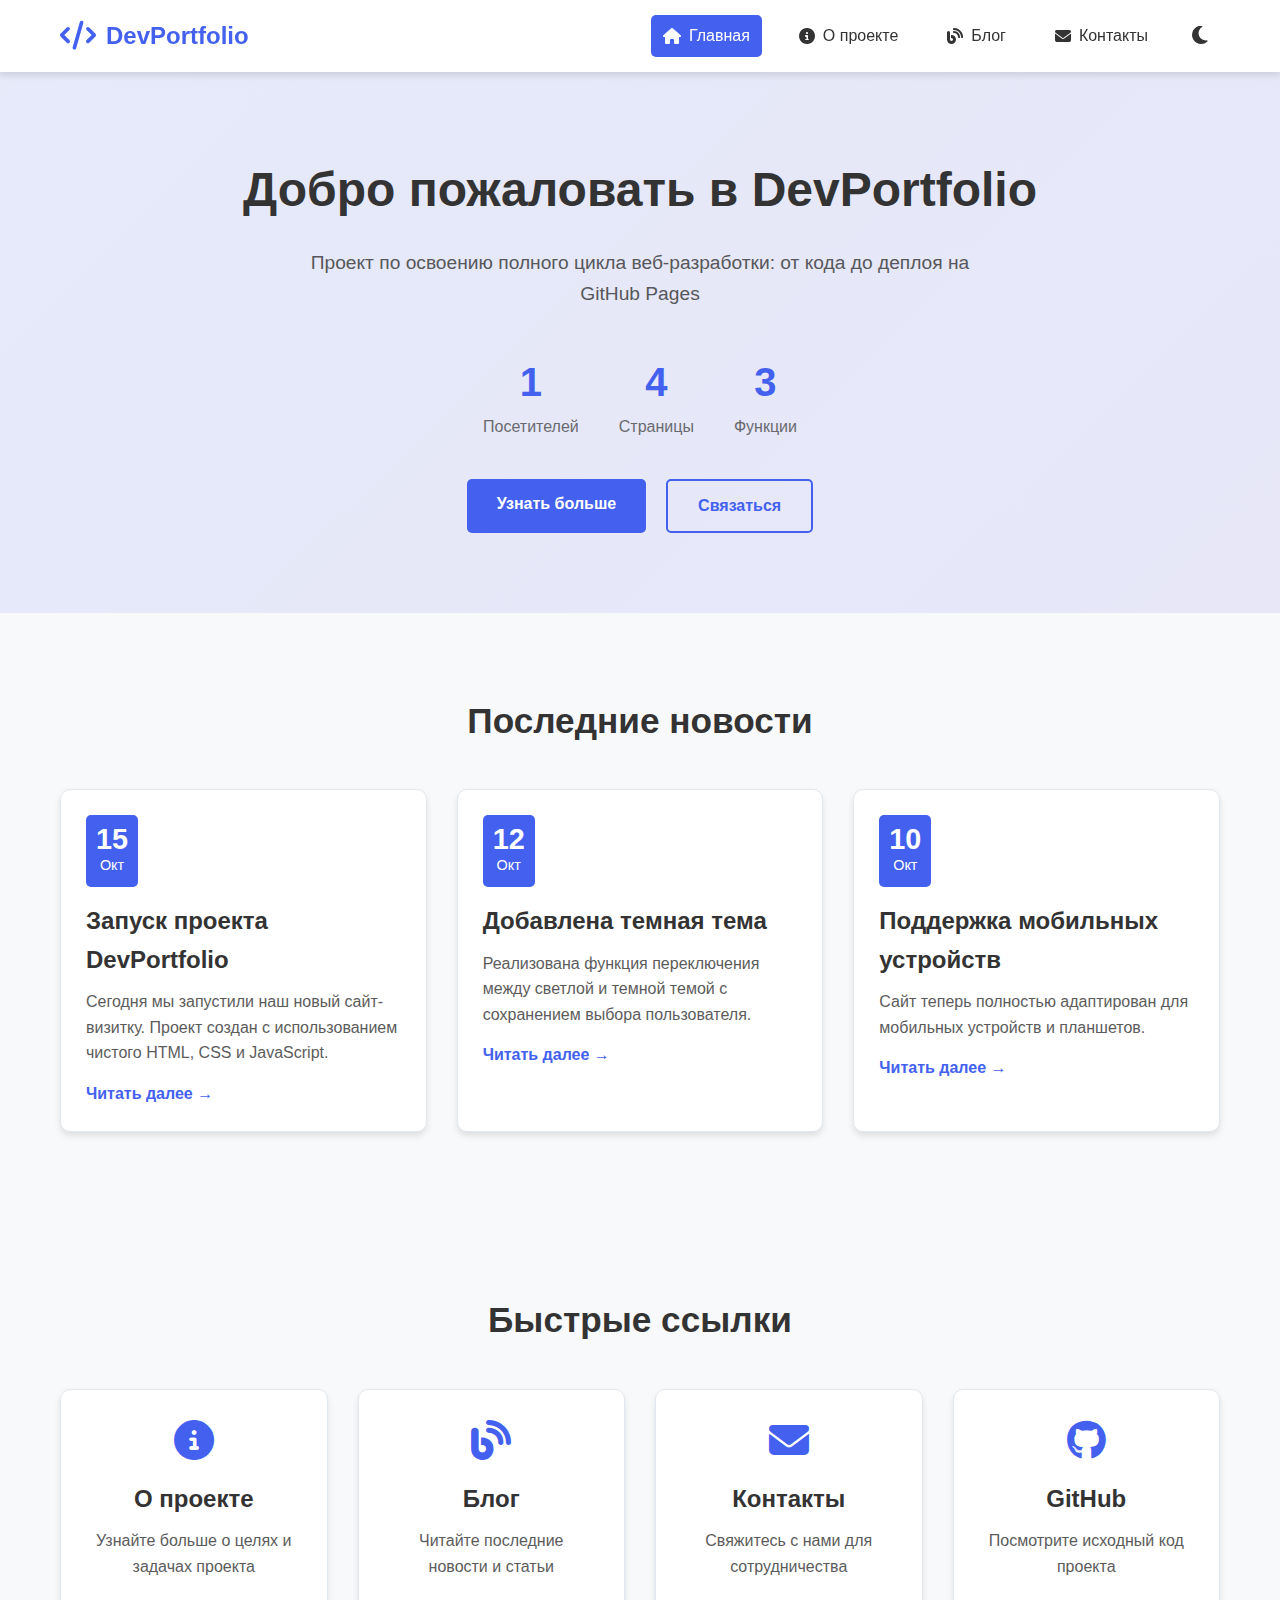
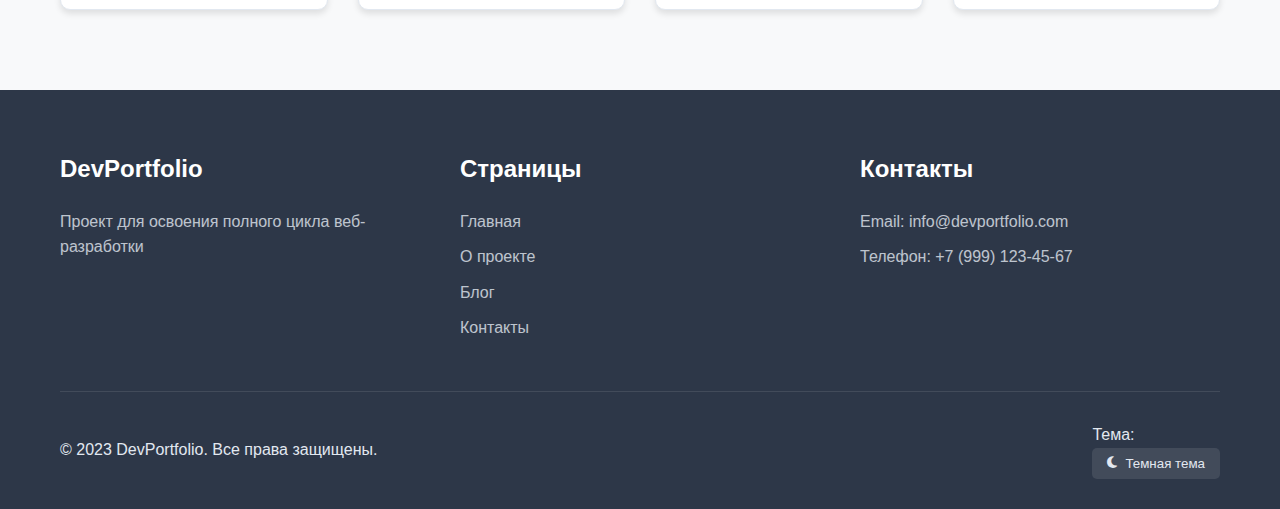
<file: index.html>
<!DOCTYPE html>
<html lang="ru">
<head>
    <meta charset="UTF-8">
    <meta name="viewport" content="width=device-width, initial-scale=1.0">
    <title>DevPortfolio - Главная</title>
    <link rel="stylesheet" href="css/style.css">
    <link rel="stylesheet" href="https://cdnjs.cloudflare.com/ajax/libs/font-awesome/6.4.0/css/all.min.css">
    <link rel="icon" href="img/favicon.ico" type="image/x-icon">
</head>
<body>
    <!-- Навигация -->
    <header class="header">
        <div class="container">
            <div class="header-content">
                <div class="logo">
                    <i class="fas fa-code"></i>
                    <span>DevPortfolio</span>
                </div>
                <nav class="nav">
                    <ul class="nav-list">
                        <li><a href="index.html" class="active"><i class="fas fa-home"></i> Главная</a></li>
                        <li><a href="about.html"><i class="fas fa-info-circle"></i> О проекте</a></li>
                        <li><a href="blog.html"><i class="fas fa-blog"></i> Блог</a></li>
                        <li><a href="contact.html"><i class="fas fa-envelope"></i> Контакты</a></li>
                    </ul>
                    <div class="theme-toggle">
                        <button id="themeToggle">
                            <i class="fas fa-moon"></i>
                        </button>
                    </div>
                    <button class="menu-toggle" id="menuToggle">
                        <i class="fas fa-bars"></i>
                    </button>
                </nav>
            </div>
        </div>
    </header>

    <!-- Hero секция -->
    <section class="hero">
        <div class="container">
            <div class="hero-content">
                <h1>Добро пожаловать в DevPortfolio</h1>
                <p>Проект по освоению полного цикла веб-разработки: от кода до деплоя на GitHub Pages</p>
                <div class="hero-stats">
                    <div class="stat-item">
                        <span class="stat-number" id="visitorCount">0</span>
                        <span class="stat-label">Посетителей</span>
                    </div>
                    <div class="stat-item">
                        <span class="stat-number">4</span>
                        <span class="stat-label">Страницы</span>
                    </div>
                    <div class="stat-item">
                        <span class="stat-number">3</span>
                        <span class="stat-label">Функции</span>
                    </div>
                </div>
                <div class="hero-buttons">
                    <a href="about.html" class="btn btn-primary">Узнать больше</a>
                    <a href="contact.html" class="btn btn-secondary">Связаться</a>
                </div>
            </div>
        </div>
    </section>

    <!-- Последние новости -->
    <section class="news">
        <div class="container">
            <h2>Последние новости</h2>
            <div class="news-grid">
                <article class="news-card">
                    <div class="news-date">
                        <span class="day">15</span>
                        <span class="month">Окт</span>
                    </div>
                    <h3>Запуск проекта DevPortfolio</h3>
                    <p>Сегодня мы запустили наш новый сайт-визитку. Проект создан с использованием чистого HTML, CSS и JavaScript.</p>
                    <a href="blog.html#post1" class="news-link">Читать далее →</a>
                </article>
                <article class="news-card">
                    <div class="news-date">
                        <span class="day">12</span>
                        <span class="month">Окт</span>
                    </div>
                    <h3>Добавлена темная тема</h3>
                    <p>Реализована функция переключения между светлой и темной темой с сохранением выбора пользователя.</p>
                    <a href="blog.html#post2" class="news-link">Читать далее →</a>
                </article>
                <article class="news-card">
                    <div class="news-date">
                        <span class="day">10</span>
                        <span class="month">Окт</span>
                    </div>
                    <h3>Поддержка мобильных устройств</h3>
                    <p>Сайт теперь полностью адаптирован для мобильных устройств и планшетов.</p>
                    <a href="blog.html#post3" class="news-link">Читать далее →</a>
                </article>
            </div>
        </div>
    </section>

    <!-- Быстрые ссылки -->
    <section class="quick-links">
        <div class="container">
            <h2>Быстрые ссылки</h2>
            <div class="links-grid">
                <a href="about.html" class="link-card">
                    <i class="fas fa-info-circle"></i>
                    <h3>О проекте</h3>
                    <p>Узнайте больше о целях и задачах проекта</p>
                </a>
                <a href="blog.html" class="link-card">
                    <i class="fas fa-blog"></i>
                    <h3>Блог</h3>
                    <p>Читайте последние новости и статьи</p>
                </a>
                <a href="contact.html" class="link-card">
                    <i class="fas fa-envelope"></i>
                    <h3>Контакты</h3>
                    <p>Свяжитесь с нами для сотрудничества</p>
                </a>
                <a href="https://github.com" target="_blank" class="link-card">
                    <i class="fab fa-github"></i>
                    <h3>GitHub</h3>
                    <p>Посмотрите исходный код проекта</p>
                </a>
            </div>
        </div>
    </section>

    <!-- Footer -->
    <footer class="footer">
        <div class="container">
            <div class="footer-content">
                <div class="footer-section">
                    <h3>DevPortfolio</h3>
                    <p>Проект для освоения полного цикла веб-разработки</p>
                </div>
                <div class="footer-section">
                    <h3>Страницы</h3>
                    <ul>
                        <li><a href="index.html">Главная</a></li>
                        <li><a href="about.html">О проекте</a></li>
                        <li><a href="blog.html">Блог</a></li>
                        <li><a href="contact.html">Контакты</a></li>
                    </ul>
                </div>
                <div class="footer-section">
                    <h3>Контакты</h3>
                    <p>Email: info@devportfolio.com</p>
                    <p>Телефон: +7 (999) 123-45-67</p>
                </div>
            </div>
            <div class="footer-bottom">
                <p>&copy; 2023 DevPortfolio. Все права защищены.</p>
                <div class="footer-theme-toggle">
                    <span>Тема: </span>
                    <button id="footerThemeToggle">
                        <i class="fas fa-moon"></i> Сменить тему
                    </button>
                </div>
            </div>
        </div>
    </footer>

    <script src="js/script.js"></script>
</body>
</html>
</file>
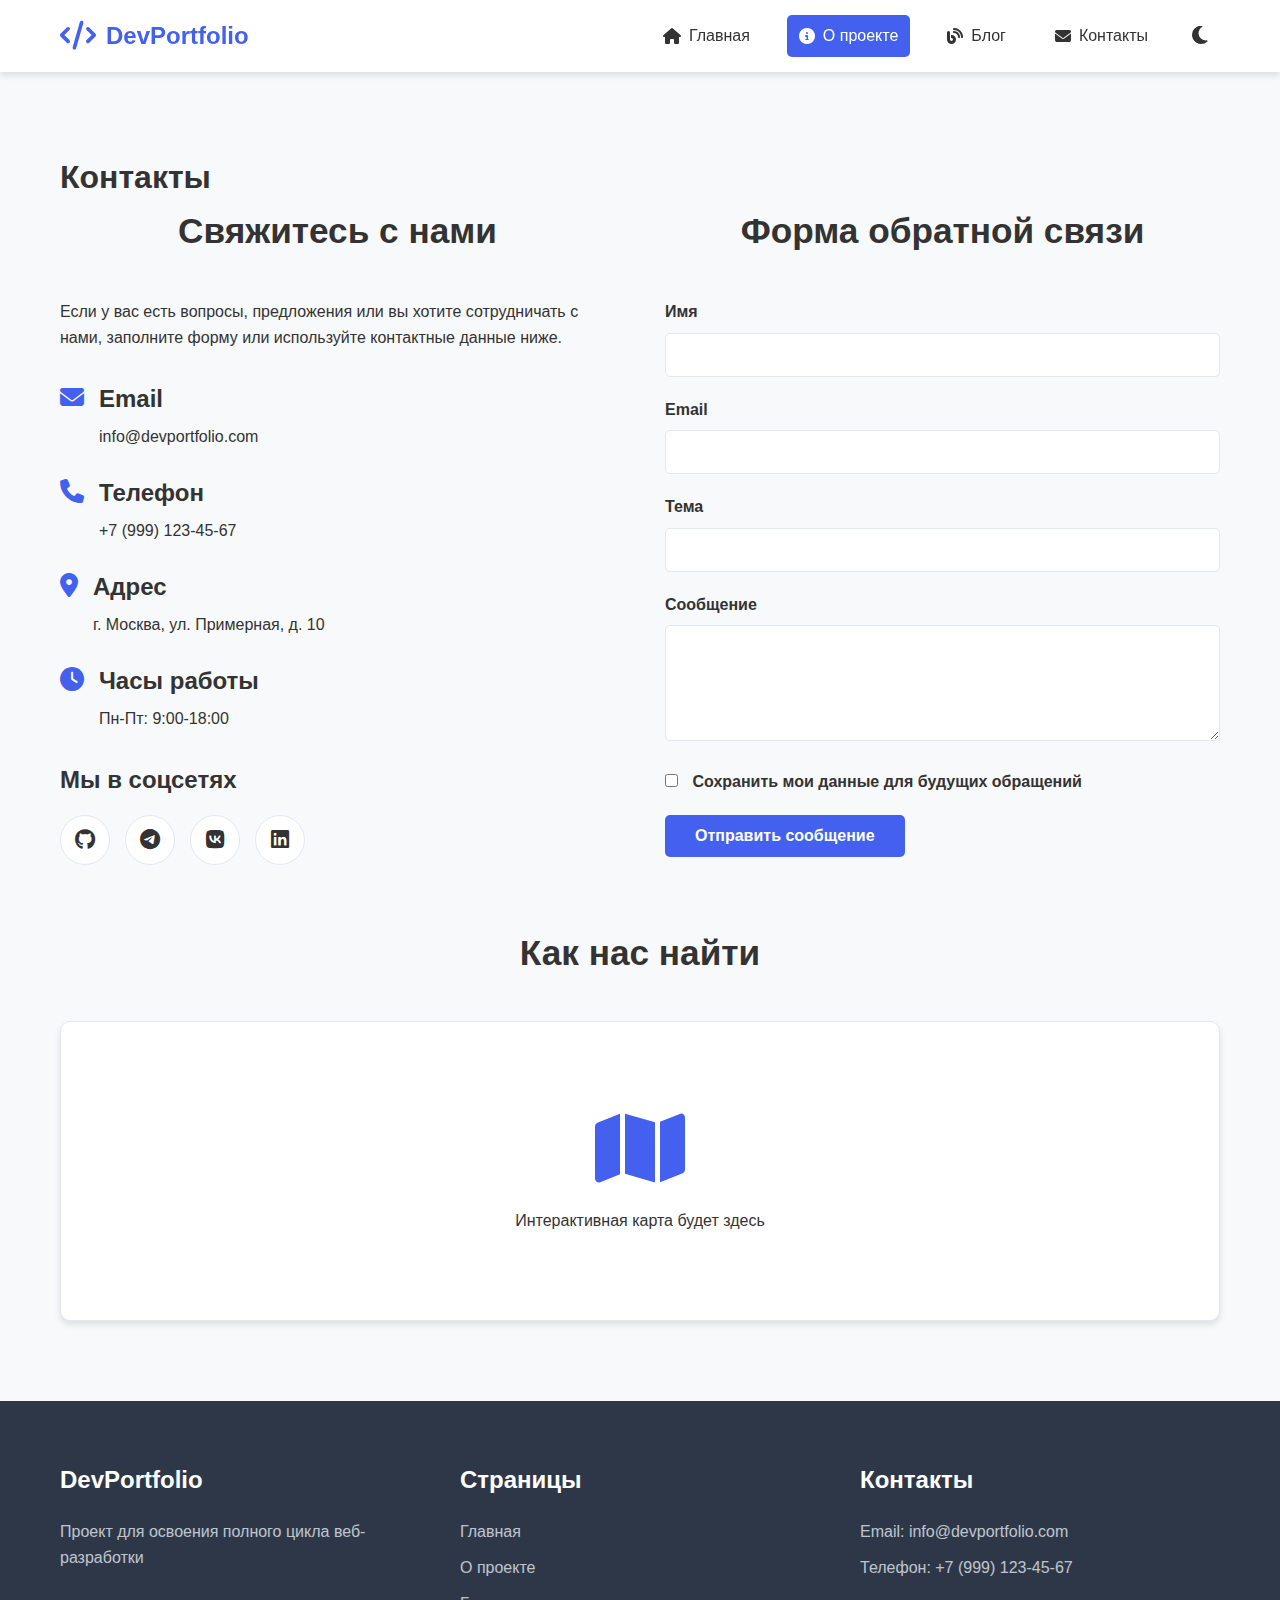
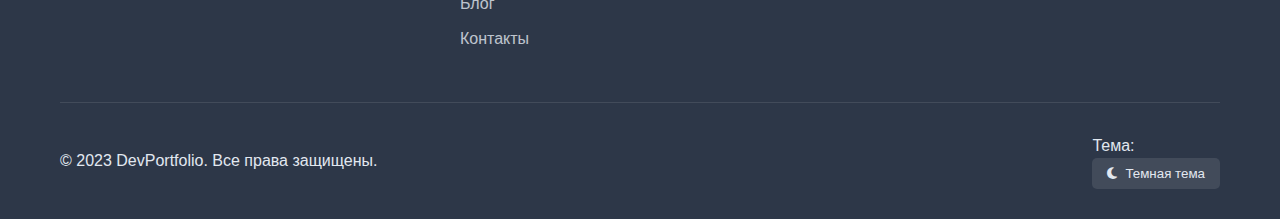
<file: about.html>
<!DOCTYPE html>
<html lang="ru">
<head>
    <meta charset="UTF-8">
    <meta name="viewport" content="width=device-width, initial-scale=1.0">
    <title>DevPortfolio - Контакты</title>
    <link rel="stylesheet" href="css/style.css">
    <link rel="stylesheet" href="https://cdnjs.cloudflare.com/ajax/libs/font-awesome/6.4.0/css/all.min.css">
    <link rel="icon" href="img/favicon.ico" type="image/x-icon">
</head>
<body>
    <!-- Навигация -->
    <header class="header">
        <div class="container">
            <div class="header-content">
                <div class="logo">
                    <i class="fas fa-code"></i>
                    <span>DevPortfolio</span>
                </div>
                <nav class="nav">
                    <ul class="nav-list">
                        <li><a href="index.html"><i class="fas fa-home"></i> Главная</a></li>
                        <li><a href="about.html"><i class="fas fa-info-circle"></i> О проекте</a></li>
                        <li><a href="blog.html"><i class="fas fa-blog"></i> Блог</a></li>
                        <li><a href="contact.html" class="active"><i class="fas fa-envelope"></i> Контакты</a></li>
                    </ul>
                    <div class="theme-toggle">
                        <button id="themeToggle">
                            <i class="fas fa-moon"></i>
                        </button>
                    </div>
                    <button class="menu-toggle" id="menuToggle">
                        <i class="fas fa-bars"></i>
                    </button>
                </nav>
            </div>
        </div>
    </header>

    <!-- Контакты -->
    <section class="contact">
        <div class="container">
            <h1>Контакты</h1>
            <div class="contact-content">
                <div class="contact-info">
                    <h2>Свяжитесь с нами</h2>
                    <p>Если у вас есть вопросы, предложения или вы хотите сотрудничать с нами, заполните форму или используйте контактные данные ниже.</p>
                    
                    <div class="contact-details">
                        <div class="contact-item">
                            <i class="fas fa-envelope"></i>
                            <div>
                                <h3>Email</h3>
                                <p>info@devportfolio.com</p>
                            </div>
                        </div>
                        <div class="contact-item">
                            <i class="fas fa-phone"></i>
                            <div>
                                <h3>Телефон</h3>
                                <p>+7 (999) 123-45-67</p>
                            </div>
                        </div>
                        <div class="contact-item">
                            <i class="fas fa-map-marker-alt"></i>
                            <div>
                                <h3>Адрес</h3>
                                <p>г. Москва, ул. Примерная, д. 10</p>
                            </div>
                        </div>
                        <div class="contact-item">
                            <i class="fas fa-clock"></i>
                            <div>
                                <h3>Часы работы</h3>
                                <p>Пн-Пт: 9:00-18:00</p>
                            </div>
                        </div>
                    </div>
                    
                    <div class="social-links">
                        <h3>Мы в соцсетях</h3>
                        <div class="social-icons">
                            <a href="#" class="social-icon">
                                <i class="fab fa-github"></i>
                            </a>
                            <a href="#" class="social-icon">
                                <i class="fab fa-telegram"></i>
                            </a>
                            <a href="#" class="social-icon">
                                <i class="fab fa-vk"></i>
                            </a>
                            <a href="#" class="social-icon">
                                <i class="fab fa-linkedin"></i>
                            </a>
                        </div>
                    </div>
                </div>
                
                <div class="contact-form">
                    <h2>Форма обратной связи</h2>
                    <form id="contactForm">
                        <div class="form-group">
                            <label for="name">Имя</label>
                            <input type="text" id="name" name="name" required>
                        </div>
                        <div class="form-group">
                            <label for="email">Email</label>
                            <input type="email" id="email" name="email" required>
                        </div>
                        <div class="form-group">
                            <label for="subject">Тема</label>
                            <input type="text" id="subject" name="subject" required>
                        </div>
                        <div class="form-group">
                            <label for="message">Сообщение</label>
                            <textarea id="message" name="message" rows="5" required></textarea>
                        </div>
                        <div class="form-group">
                            <label class="checkbox-label">
                                <input type="checkbox" id="saveInfo" name="saveInfo">
                                <span>Сохранить мои данные для будущих обращений</span>
                            </label>
                        </div>
                        <button type="submit" class="btn btn-primary">Отправить сообщение</button>
                    </form>
                    <div id="formMessage" class="form-message"></div>
                </div>
            </div>
            
            <div class="map-section">
                <h2>Как нас найти</h2>
                <div class="map-placeholder">
                    <i class="fas fa-map"></i>
                    <p>Интерактивная карта будет здесь</p>
                </div>
            </div>
        </div>
    </section>

    <!-- Footer -->
    <footer class="footer">
        <div class="container">
            <div class="footer-content">
                <div class="footer-section">
                    <h3>DevPortfolio</h3>
                    <p>Проект для освоения полного цикла веб-разработки</p>
                </div>
                <div class="footer-section">
                    <h3>Страницы</h3>
                    <ul>
                        <li><a href="index.html">Главная</a></li>
                        <li><a href="about.html">О проекте</a></li>
                        <li><a href="blog.html">Блог</a></li>
                        <li><a href="contact.html">Контакты</a></li>
                    </ul>
                </div>
                <div class="footer-section">
                    <h3>Контакты</h3>
                    <p>Email: info@devportfolio.com</p>
                    <p>Телефон: +7 (999) 123-45-67</p>
                </div>
            </div>
            <div class="footer-bottom">
                <p>&copy; 2023 DevPortfolio. Все права защищены.</p>
                <div class="footer-theme-toggle">
                    <span>Тема: </span>
                    <button id="footerThemeToggle">
                        <i class="fas fa-moon"></i> Сменить тему
                    </button>
                </div>
            </div>
        </div>
    </footer>

    <script src="js/script.js"></script>
</body>
</html>
</file>
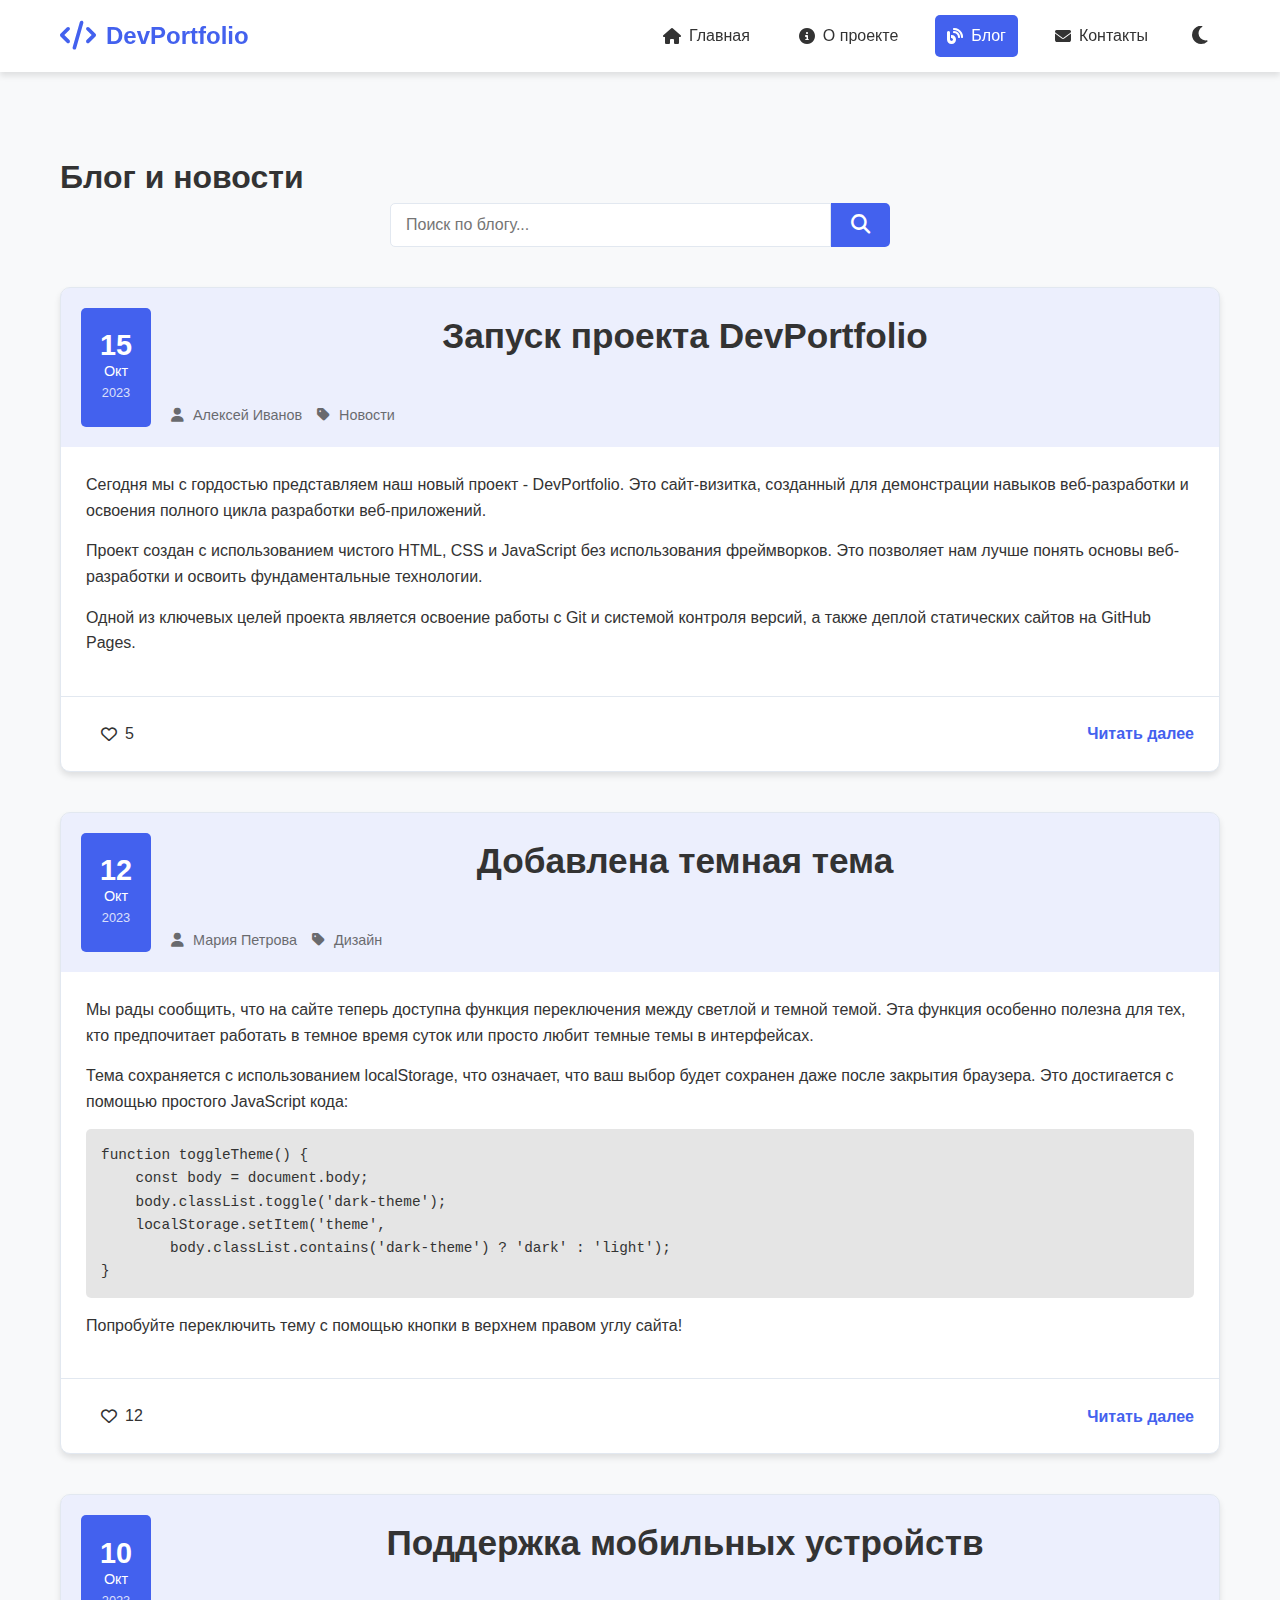
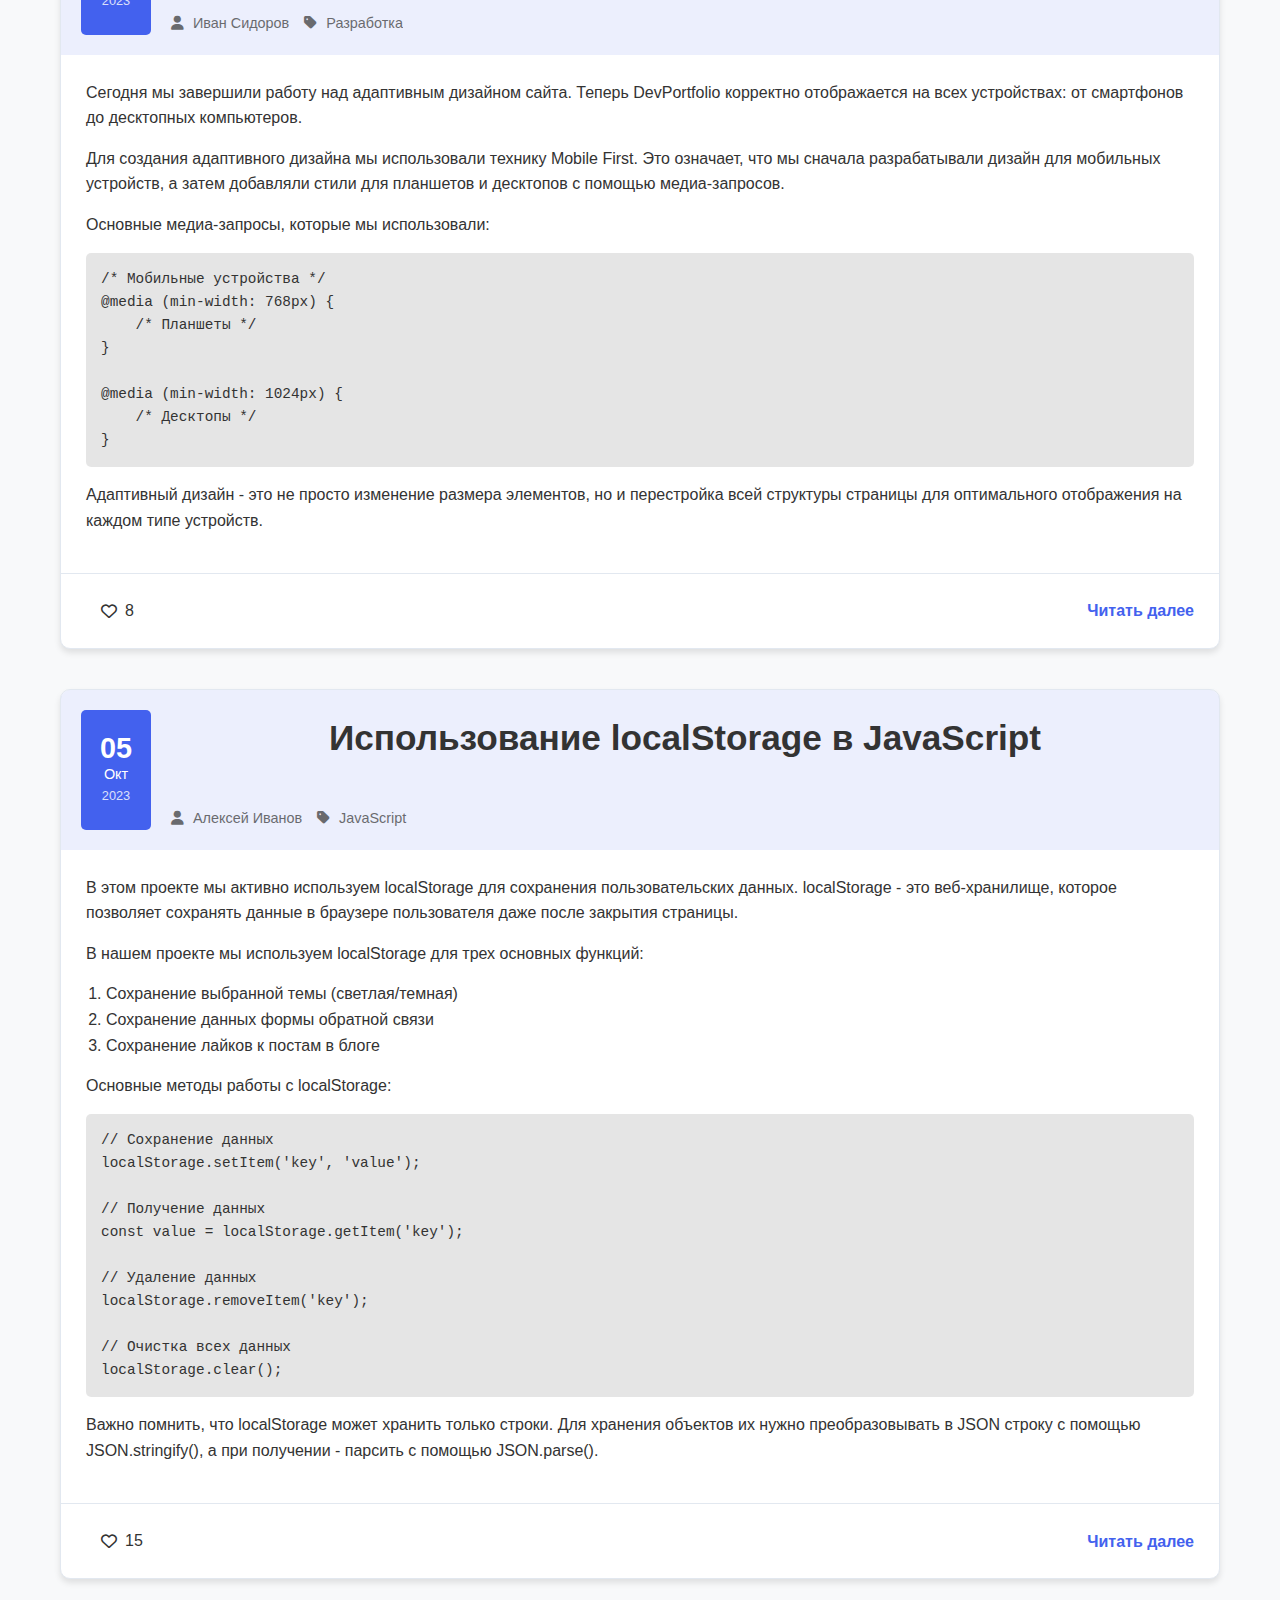
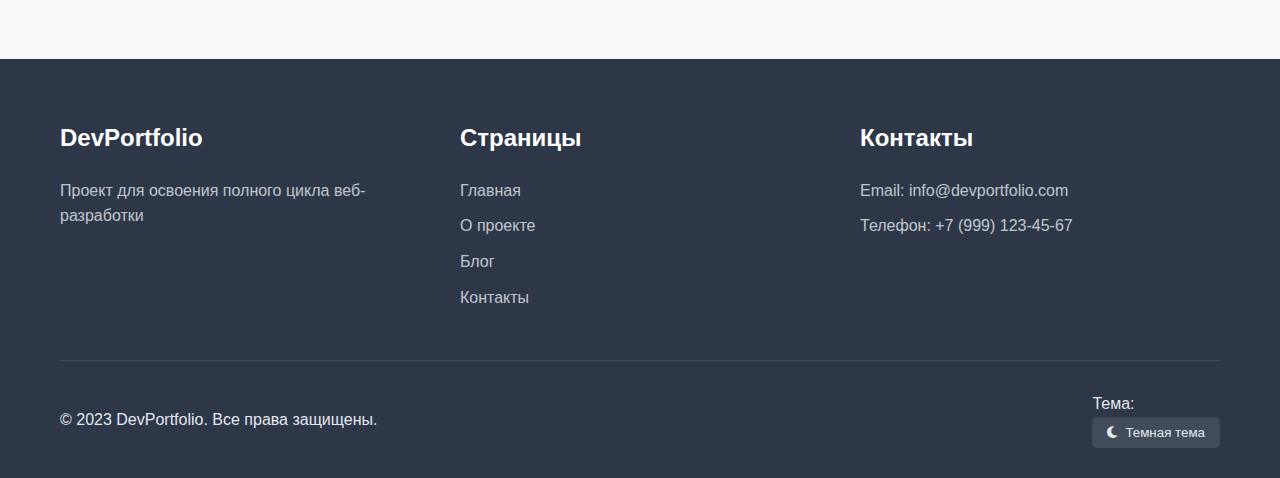
<file: blog.html>
<!DOCTYPE html>
<html lang="ru">
<head>
    <meta charset="UTF-8">
    <meta name="viewport" content="width=device-width, initial-scale=1.0">
    <title>DevPortfolio - Блог</title>
    <link rel="stylesheet" href="css/style.css">
    <link rel="stylesheet" href="https://cdnjs.cloudflare.com/ajax/libs/font-awesome/6.4.0/css/all.min.css">
    <link rel="icon" href="img/favicon.ico" type="image/x-icon">
</head>
<body>
    <!-- Навигация -->
    <header class="header">
        <div class="container">
            <div class="header-content">
                <div class="logo">
                    <i class="fas fa-code"></i>
                    <span>DevPortfolio</span>
                </div>
                <nav class="nav">
                    <ul class="nav-list">
                        <li><a href="index.html"><i class="fas fa-home"></i> Главная</a></li>
                        <li><a href="about.html"><i class="fas fa-info-circle"></i> О проекте</a></li>
                        <li><a href="blog.html" class="active"><i class="fas fa-blog"></i> Блог</a></li>
                        <li><a href="contact.html"><i class="fas fa-envelope"></i> Контакты</a></li>
                    </ul>
                    <div class="theme-toggle">
                        <button id="themeToggle">
                            <i class="fas fa-moon"></i>
                        </button>
                    </div>
                    <button class="menu-toggle" id="menuToggle">
                        <i class="fas fa-bars"></i>
                    </button>
                </nav>
            </div>
        </div>
    </header>

    <!-- Блог -->
    <section class="blog">
        <div class="container">
            <h1>Блог и новости</h1>
            <div class="blog-search">
                <input type="text" id="blogSearch" placeholder="Поиск по блогу...">
                <button id="searchButton"><i class="fas fa-search"></i></button>
            </div>
            
            <div class="blog-grid">
                <article class="blog-post" id="post1">
                    <div class="post-header">
                        <div class="post-date">
                            <span class="day">15</span>
                            <span class="month">Окт</span>
                            <span class="year">2023</span>
                        </div>
                        <div class="post-title">
                            <h2>Запуск проекта DevPortfolio</h2>
                            <div class="post-meta">
                                <span><i class="fas fa-user"></i> Алексей Иванов</span>
                                <span><i class="fas fa-tag"></i> Новости</span>
                            </div>
                        </div>
                    </div>
                    <div class="post-content">
                        <p>Сегодня мы с гордостью представляем наш новый проект - DevPortfolio. Это сайт-визитка, созданный для демонстрации навыков веб-разработки и освоения полного цикла разработки веб-приложений.</p>
                        <p>Проект создан с использованием чистого HTML, CSS и JavaScript без использования фреймворков. Это позволяет нам лучше понять основы веб-разработки и освоить фундаментальные технологии.</p>
                        <p>Одной из ключевых целей проекта является освоение работы с Git и системой контроля версий, а также деплой статических сайтов на GitHub Pages.</p>
                    </div>
                    <div class="post-footer">
                        <button class="btn-like" data-post="post1">
                            <i class="far fa-heart"></i> <span class="like-count">5</span>
                        </button>
                        <a href="#post1" class="btn-read-more">Читать далее</a>
                    </div>
                </article>
                
                <article class="blog-post" id="post2">
                    <div class="post-header">
                        <div class="post-date">
                            <span class="day">12</span>
                            <span class="month">Окт</span>
                            <span class="year">2023</span>
                        </div>
                        <div class="post-title">
                            <h2>Добавлена темная тема</h2>
                            <div class="post-meta">
                                <span><i class="fas fa-user"></i> Мария Петрова</span>
                                <span><i class="fas fa-tag"></i> Дизайн</span>
                            </div>
                        </div>
                    </div>
                    <div class="post-content">
                        <p>Мы рады сообщить, что на сайте теперь доступна функция переключения между светлой и темной темой. Эта функция особенно полезна для тех, кто предпочитает работать в темное время суток или просто любит темные темы в интерфейсах.</p>
                        <p>Тема сохраняется с использованием localStorage, что означает, что ваш выбор будет сохранен даже после закрытия браузера. Это достигается с помощью простого JavaScript кода:</p>
                        <pre><code>function toggleTheme() {
    const body = document.body;
    body.classList.toggle('dark-theme');
    localStorage.setItem('theme', 
        body.classList.contains('dark-theme') ? 'dark' : 'light');
}</code></pre>
                        <p>Попробуйте переключить тему с помощью кнопки в верхнем правом углу сайта!</p>
                    </div>
                    <div class="post-footer">
                        <button class="btn-like" data-post="post2">
                            <i class="far fa-heart"></i> <span class="like-count">12</span>
                        </button>
                        <a href="#post2" class="btn-read-more">Читать далее</a>
                    </div>
                </article>
                
                <article class="blog-post" id="post3">
                    <div class="post-header">
                        <div class="post-date">
                            <span class="day">10</span>
                            <span class="month">Окт</span>
                            <span class="year">2023</span>
                        </div>
                        <div class="post-title">
                            <h2>Поддержка мобильных устройств</h2>
                            <div class="post-meta">
                                <span><i class="fas fa-user"></i> Иван Сидоров</span>
                                <span><i class="fas fa-tag"></i> Разработка</span>
                            </div>
                        </div>
                    </div>
                    <div class="post-content">
                        <p>Сегодня мы завершили работу над адаптивным дизайном сайта. Теперь DevPortfolio корректно отображается на всех устройствах: от смартфонов до десктопных компьютеров.</p>
                        <p>Для создания адаптивного дизайна мы использовали технику Mobile First. Это означает, что мы сначала разрабатывали дизайн для мобильных устройств, а затем добавляли стили для планшетов и десктопов с помощью медиа-запросов.</p>
                        <p>Основные медиа-запросы, которые мы использовали:</p>
                        <pre><code>/* Мобильные устройства */
@media (min-width: 768px) {
    /* Планшеты */
}

@media (min-width: 1024px) {
    /* Десктопы */
}</code></pre>
                        <p>Адаптивный дизайн - это не просто изменение размера элементов, но и перестройка всей структуры страницы для оптимального отображения на каждом типе устройств.</p>
                    </div>
                    <div class="post-footer">
                        <button class="btn-like" data-post="post3">
                            <i class="far fa-heart"></i> <span class="like-count">8</span>
                        </button>
                        <a href="#post3" class="btn-read-more">Читать далее</a>
                    </div>
                </article>
                
                <article class="blog-post" id="post4">
                    <div class="post-header">
                        <div class="post-date">
                            <span class="day">05</span>
                            <span class="month">Окт</span>
                            <span class="year">2023</span>
                        </div>
                        <div class="post-title">
                            <h2>Использование localStorage в JavaScript</h2>
                            <div class="post-meta">
                                <span><i class="fas fa-user"></i> Алексей Иванов</span>
                                <span><i class="fas fa-tag"></i> JavaScript</span>
                            </div>
                        </div>
                    </div>
                    <div class="post-content">
                        <p>В этом проекте мы активно используем localStorage для сохранения пользовательских данных. localStorage - это веб-хранилище, которое позволяет сохранять данные в браузере пользователя даже после закрытия страницы.</p>
                        <p>В нашем проекте мы используем localStorage для трех основных функций:</p>
                        <ol>
                            <li>Сохранение выбранной темы (светлая/темная)</li>
                            <li>Сохранение данных формы обратной связи</li>
                            <li>Сохранение лайков к постам в блоге</li>
                        </ol>
                        <p>Основные методы работы с localStorage:</p>
                        <pre><code>// Сохранение данных
localStorage.setItem('key', 'value');

// Получение данных
const value = localStorage.getItem('key');

// Удаление данных
localStorage.removeItem('key');

// Очистка всех данных
localStorage.clear();</code></pre>
                        <p>Важно помнить, что localStorage может хранить только строки. Для хранения объектов их нужно преобразовывать в JSON строку с помощью JSON.stringify(), а при получении - парсить с помощью JSON.parse().</p>
                    </div>
                    <div class="post-footer">
                        <button class="btn-like" data-post="post4">
                            <i class="far fa-heart"></i> <span class="like-count">15</span>
                        </button>
                        <a href="#post4" class="btn-read-more">Читать далее</a>
                    </div>
                </article>
            </div>
        </div>
    </section>

    <!-- Footer -->
    <footer class="footer">
        <div class="container">
            <div class="footer-content">
                <div class="footer-section">
                    <h3>DevPortfolio</h3>
                    <p>Проект для освоения полного цикла веб-разработки</p>
                </div>
                <div class="footer-section">
                    <h3>Страницы</h3>
                    <ul>
                        <li><a href="index.html">Главная</a></li>
                        <li><a href="about.html">О проекте</a></li>
                        <li><a href="blog.html">Блог</a></li>
                        <li><a href="contact.html">Контакты</a></li>
                    </ul>
                </div>
                <div class="footer-section">
                    <h3>Контакты</h3>
                    <p>Email: info@devportfolio.com</p>
                    <p>Телефон: +7 (999) 123-45-67</p>
                </div>
            </div>
            <div class="footer-bottom">
                <p>&copy; 2023 DevPortfolio. Все права защищены.</p>
                <div class="footer-theme-toggle">
                    <span>Тема: </span>
                    <button id="footerThemeToggle">
                        <i class="fas fa-moon"></i> Сменить тему
                    </button>
                </div>
            </div>
        </div>
    </footer>

    <script src="js/script.js"></script>
</body>
</html>
</file>
<file: css/style.css>
/* CSS Reset и базовые стили */
* {
    margin: 0;
    padding: 0;
    box-sizing: border-box;
}

html {
    scroll-behavior: smooth;
}

body {
    font-family: 'Segoe UI', Tahoma, Geneva, Verdana, sans-serif;
    line-height: 1.6;
    color: #333;
    background-color: #f8f9fa;
    transition: background-color 0.3s, color 0.3s;
}

.container {
    width: 100%;
    max-width: 1200px;
    margin: 0 auto;
    padding: 0 20px;
}

/* Светлая тема (по умолчанию) */
:root {
    --primary-color: #4361ee;
    --secondary-color: #3f37c9;
    --accent-color: #4cc9f0;
    --text-color: #333;
    --bg-color: #f8f9fa;
    --card-bg: #ffffff;
    --header-bg: #ffffff;
    --footer-bg: #2d3748;
    --footer-text: #e2e8f0;
    --border-color: #e2e8f0;
    --shadow: 0 4px 6px rgba(0, 0, 0, 0.1);
    --hover-shadow: 0 10px 15px rgba(0, 0, 0, 0.1);
}

/* Темная тема */
body.dark-theme {
    --primary-color: #6366f1;
    --secondary-color: #4f46e5;
    --accent-color: #60a5fa;
    --text-color: #f1f5f9;
    --bg-color: #1a1a1a;
    --card-bg: #2d2d2d;
    --header-bg: #2d2d2d;
    --footer-bg: #1a1a1a;
    --footer-text: #cbd5e1;
    --border-color: #4a5568;
    --shadow: 0 4px 6px rgba(0, 0, 0, 0.3);
    --hover-shadow: 0 10px 15px rgba(0, 0, 0, 0.3);
}

body {
    color: var(--text-color);
    background-color: var(--bg-color);
}

/* Header */
.header {
    background-color: var(--header-bg);
    box-shadow: var(--shadow);
    position: sticky;
    top: 0;
    z-index: 1000;
    padding: 15px 0;
}

.header-content {
    display: flex;
    justify-content: space-between;
    align-items: center;
}

.logo {
    display: flex;
    align-items: center;
    font-size: 1.5rem;
    font-weight: bold;
    color: var(--primary-color);
}

.logo i {
    margin-right: 10px;
    font-size: 1.8rem;
}

.nav {
    display: flex;
    align-items: center;
}

.nav-list {
    display: flex;
    list-style: none;
}

.nav-list li {
    margin-left: 25px;
}

.nav-list a {
    text-decoration: none;
    color: var(--text-color);
    font-weight: 500;
    padding: 8px 12px;
    border-radius: 5px;
    transition: all 0.3s;
    display: flex;
    align-items: center;
}

.nav-list a i {
    margin-right: 8px;
}

.nav-list a:hover {
    background-color: rgba(67, 97, 238, 0.1);
    color: var(--primary-color);
}

.nav-list a.active {
    background-color: var(--primary-color);
    color: white;
}

.theme-toggle button {
    background: none;
    border: none;
    font-size: 1.3rem;
    color: var(--text-color);
    cursor: pointer;
    margin-left: 20px;
    padding: 8px;
    border-radius: 50%;
    width: 40px;
    height: 40px;
    display: flex;
    align-items: center;
    justify-content: center;
    transition: background-color 0.3s;
}

.theme-toggle button:hover {
    background-color: rgba(67, 97, 238, 0.1);
}

.menu-toggle {
    display: none;
    background: none;
    border: none;
    font-size: 1.5rem;
    color: var(--text-color);
    cursor: pointer;
}

/* Hero секция */
.hero {
    padding: 80px 0;
    text-align: center;
    background: linear-gradient(135deg, rgba(67, 97, 238, 0.1) 0%, rgba(79, 70, 229, 0.1) 100%);
}

.hero h1 {
    font-size: 3rem;
    margin-bottom: 20px;
    color: var(--text-color);
}

.hero p {
    font-size: 1.2rem;
    max-width: 700px;
    margin: 0 auto 40px;
    color: var(--text-color);
    opacity: 0.8;
}

.hero-stats {
    display: flex;
    justify-content: center;
    gap: 40px;
    margin-bottom: 40px;
    flex-wrap: wrap;
}

.stat-item {
    text-align: center;
}

.stat-number {
    display: block;
    font-size: 2.5rem;
    font-weight: bold;
    color: var(--primary-color);
}

.stat-label {
    font-size: 1rem;
    color: var(--text-color);
    opacity: 0.7;
}

.hero-buttons {
    display: flex;
    justify-content: center;
    gap: 20px;
    flex-wrap: wrap;
}

/* Кнопки */
.btn {
    padding: 12px 30px;
    border-radius: 5px;
    text-decoration: none;
    font-weight: 600;
    display: inline-block;
    transition: all 0.3s;
    border: none;
    cursor: pointer;
    font-size: 1rem;
}

.btn-primary {
    background-color: var(--primary-color);
    color: white;
}

.btn-primary:hover {
    background-color: var(--secondary-color);
    transform: translateY(-3px);
    box-shadow: var(--hover-shadow);
}

.btn-secondary {
    background-color: transparent;
    color: var(--primary-color);
    border: 2px solid var(--primary-color);
}

.btn-secondary:hover {
    background-color: rgba(67, 97, 238, 0.1);
    transform: translateY(-3px);
}

/* Секции */
.news, .quick-links, .about, .contact, .blog {
    padding: 80px 0;
}

h2 {
    font-size: 2.2rem;
    margin-bottom: 40px;
    text-align: center;
    color: var(--text-color);
}

h3 {
    font-size: 1.5rem;
    margin-bottom: 15px;
    color: var(--text-color);
}

/* Карточки новостей */
.news-grid {
    display: grid;
    grid-template-columns: repeat(auto-fit, minmax(300px, 1fr));
    gap: 30px;
}

.news-card {
    background-color: var(--card-bg);
    border-radius: 10px;
    padding: 25px;
    box-shadow: var(--shadow);
    transition: transform 0.3s, box-shadow 0.3s;
    border: 1px solid var(--border-color);
}

.news-card:hover {
    transform: translateY(-10px);
    box-shadow: var(--hover-shadow);
}

.news-date {
    display: inline-flex;
    flex-direction: column;
    align-items: center;
    background-color: var(--primary-color);
    color: white;
    padding: 10px;
    border-radius: 5px;
    margin-bottom: 15px;
}

.news-date .day {
    font-size: 1.8rem;
    font-weight: bold;
    line-height: 1;
}

.news-date .month {
    font-size: 0.9rem;
}

.news-card h3 {
    margin-bottom: 10px;
}

.news-card p {
    margin-bottom: 15px;
    color: var(--text-color);
    opacity: 0.8;
}

.news-link {
    color: var(--primary-color);
    text-decoration: none;
    font-weight: 600;
}

.news-link:hover {
    text-decoration: underline;
}

/* Быстрые ссылки */
.links-grid {
    display: grid;
    grid-template-columns: repeat(auto-fit, minmax(250px, 1fr));
    gap: 30px;
}

.link-card {
    background-color: var(--card-bg);
    border-radius: 10px;
    padding: 30px;
    text-align: center;
    box-shadow: var(--shadow);
    transition: transform 0.3s, box-shadow 0.3s;
    text-decoration: none;
    color: var(--text-color);
    border: 1px solid var(--border-color);
    display: block;
}

.link-card:hover {
    transform: translateY(-10px);
    box-shadow: var(--hover-shadow);
    color: var(--text-color);
}

.link-card i {
    font-size: 2.5rem;
    color: var(--primary-color);
    margin-bottom: 20px;
}

.link-card h3 {
    margin-bottom: 10px;
}

.link-card p {
    color: var(--text-color);
    opacity: 0.8;
}

/* О проекте */
.about-content {
    display: flex;
    gap: 50px;
    margin-bottom: 60px;
    flex-wrap: wrap;
}

.about-text {
    flex: 1;
    min-width: 300px;
}

.about-image {
    flex: 1;
    min-width: 300px;
}

.image-placeholder {
    background: linear-gradient(135deg, var(--primary-color), var(--accent-color));
    border-radius: 10px;
    height: 300px;
    display: flex;
    align-items: center;
    justify-content: center;
}

.image-placeholder i {
    font-size: 8rem;
    color: white;
}

.about-text ul {
    margin-left: 20px;
    margin-bottom: 20px;
}

.about-text li {
    margin-bottom: 10px;
}

.tech-stack {
    display: flex;
    flex-wrap: wrap;
    gap: 20px;
    margin-top: 20px;
}

.tech-item {
    display: flex;
    flex-direction: column;
    align-items: center;
    padding: 15px;
    background-color: var(--card-bg);
    border-radius: 10px;
    min-width: 100px;
    box-shadow: var(--shadow);
}

.tech-item i {
    font-size: 2.5rem;
    margin-bottom: 10px;
}

.tech-item:nth-child(1) i { color: #e34f26; } /* HTML */
.tech-item:nth-child(2) i { color: #1572b6; } /* CSS */
.tech-item:nth-child(3) i { color: #f7df1e; } /* JS */
.tech-item:nth-child(4) i { color: #f05032; } /* Git */
.tech-item:nth-child(5) i { color: #181717; } /* GitHub */

.team-section, .history-section {
    margin-top: 60px;
}

.team-grid {
    display: grid;
    grid-template-columns: repeat(auto-fit, minmax(250px, 1fr));
    gap: 30px;
    margin-top: 30px;
}

.team-member {
    background-color: var(--card-bg);
    border-radius: 10px;
    padding: 25px;
    text-align: center;
    box-shadow: var(--shadow);
    border: 1px solid var(--border-color);
}

.member-avatar {
    width: 80px;
    height: 80px;
    border-radius: 50%;
    background-color: var(--primary-color);
    display: flex;
    align-items: center;
    justify-content: center;
    margin: 0 auto 20px;
}

.member-avatar i {
    font-size: 2.5rem;
    color: white;
}

.team-member h4 {
    margin-bottom: 5px;
}

.team-member p {
    color: var(--text-color);
    opacity: 0.8;
    margin-bottom: 5px;
}

/* Таймлайн */
.timeline {
    position: relative;
    margin-top: 30px;
}

.timeline::before {
    content: '';
    position: absolute;
    left: 30px;
    top: 0;
    bottom: 0;
    width: 2px;
    background-color: var(--primary-color);
}

.timeline-item {
    position: relative;
    padding-left: 80px;
    margin-bottom: 40px;
}

.timeline-date {
    position: absolute;
    left: 0;
    top: 0;
    background-color: var(--primary-color);
    color: white;
    padding: 8px 15px;
    border-radius: 5px;
    font-weight: 600;
    width: 70px;
    text-align: center;
}

.timeline-content {
    background-color: var(--card-bg);
    border-radius: 10px;
    padding: 20px;
    box-shadow: var(--shadow);
    border: 1px solid var(--border-color);
}

/* Контакты */
.contact-content {
    display: flex;
    gap: 50px;
    margin-bottom: 60px;
    flex-wrap: wrap;
}

.contact-info, .contact-form {
    flex: 1;
    min-width: 300px;
}

.contact-details {
    margin: 30px 0;
}

.contact-item {
    display: flex;
    align-items: flex-start;
    margin-bottom: 25px;
}

.contact-item i {
    font-size: 1.5rem;
    color: var(--primary-color);
    margin-right: 15px;
    margin-top: 5px;
}

.contact-item h3 {
    margin-bottom: 5px;
}

.social-icons {
    display: flex;
    gap: 15px;
    margin-top: 15px;
}

.social-icon {
    display: flex;
    align-items: center;
    justify-content: center;
    width: 50px;
    height: 50px;
    background-color: var(--card-bg);
    border-radius: 50%;
    color: var(--text-color);
    font-size: 1.3rem;
    text-decoration: none;
    transition: all 0.3s;
    border: 1px solid var(--border-color);
}

.social-icon:hover {
    background-color: var(--primary-color);
    color: white;
    transform: translateY(-5px);
}

/* Форма */
.form-group {
    margin-bottom: 20px;
}

.form-group label {
    display: block;
    margin-bottom: 8px;
    font-weight: 600;
}

.form-group input,
.form-group textarea {
    width: 100%;
    padding: 12px 15px;
    border-radius: 5px;
    border: 1px solid var(--border-color);
    background-color: var(--card-bg);
    color: var(--text-color);
    font-size: 1rem;
    transition: border-color 0.3s;
}

.form-group input:focus,
.form-group textarea:focus {
    outline: none;
    border-color: var(--primary-color);
}

.checkbox-label {
    display: flex;
    align-items: center;
    font-weight: normal;
}

.checkbox-label input {
    width: auto;
    margin-right: 10px;
}

.form-message {
    margin-top: 20px;
    padding: 15px;
    border-radius: 5px;
    display: none;
}

.form-message.success {
    background-color: rgba(34, 197, 94, 0.1);
    color: #16a34a;
    border: 1px solid #86efac;
    display: block;
}

.form-message.error {
    background-color: rgba(239, 68, 68, 0.1);
    color: #dc2626;
    border: 1px solid #fca5a5;
    display: block;
}

/* Карта */
.map-section {
    margin-top: 60px;
}

.map-placeholder {
    background-color: var(--card-bg);
    border-radius: 10px;
    height: 300px;
    display: flex;
    flex-direction: column;
    align-items: center;
    justify-content: center;
    box-shadow: var(--shadow);
    border: 1px solid var(--border-color);
}

.map-placeholder i {
    font-size: 5rem;
    color: var(--primary-color);
    margin-bottom: 20px;
}

/* Блог */
.blog-search {
    display: flex;
    max-width: 500px;
    margin: 0 auto 40px;
}

.blog-search input {
    flex: 1;
    padding: 12px 15px;
    border-radius: 5px 0 0 5px;
    border: 1px solid var(--border-color);
    background-color: var(--card-bg);
    color: var(--text-color);
    font-size: 1rem;
}

.blog-search button {
    padding: 0 20px;
    background-color: var(--primary-color);
    color: white;
    border: none;
    border-radius: 0 5px 5px 0;
    cursor: pointer;
    font-size: 1.2rem;
}

.blog-grid {
    display: flex;
    flex-direction: column;
    gap: 40px;
}

.blog-post {
    background-color: var(--card-bg);
    border-radius: 10px;
    overflow: hidden;
    box-shadow: var(--shadow);
    border: 1px solid var(--border-color);
}

.post-header {
    display: flex;
    background-color: rgba(67, 97, 238, 0.1);
    padding: 20px;
}

.post-date {
    display: flex;
    flex-direction: column;
    align-items: center;
    justify-content: center;
    background-color: var(--primary-color);
    color: white;
    padding: 10px 15px;
    border-radius: 5px;
    margin-right: 20px;
    min-width: 70px;
}

.post-date .day {
    font-size: 1.8rem;
    font-weight: bold;
    line-height: 1;
}

.post-date .month {
    font-size: 0.9rem;
}

.post-date .year {
    font-size: 0.8rem;
    opacity: 0.8;
}

.post-title {
    flex: 1;
}

.post-meta {
    display: flex;
    gap: 15px;
    margin-top: 10px;
    font-size: 0.9rem;
    color: var(--text-color);
    opacity: 0.7;
}

.post-meta i {
    margin-right: 5px;
}

.post-content {
    padding: 25px;
}

.post-content p {
    margin-bottom: 15px;
}

.post-content pre {
    background-color: rgba(0, 0, 0, 0.1);
    padding: 15px;
    border-radius: 5px;
    overflow-x: auto;
    margin: 15px 0;
}

.post-content code {
    font-family: 'Courier New', monospace;
    font-size: 0.9rem;
}

.post-content ol {
    margin-left: 20px;
    margin-bottom: 15px;
}

.post-footer {
    padding: 20px 25px;
    border-top: 1px solid var(--border-color);
    display: flex;
    justify-content: space-between;
    align-items: center;
}

.btn-like {
    background: none;
    border: none;
    color: var(--text-color);
    font-size: 1rem;
    cursor: pointer;
    display: flex;
    align-items: center;
    padding: 8px 15px;
    border-radius: 5px;
    transition: all 0.3s;
}

.btn-like:hover {
    background-color: rgba(239, 68, 68, 0.1);
    color: #dc2626;
}

.btn-like.liked {
    color: #dc2626;
}

.btn-like i {
    margin-right: 8px;
}

.btn-read-more {
    color: var(--primary-color);
    text-decoration: none;
    font-weight: 600;
}

.btn-read-more:hover {
    text-decoration: underline;
}

/* Footer */
.footer {
    background-color: var(--footer-bg);
    color: var(--footer-text);
    padding: 60px 0 30px;
}

.footer-content {
    display: grid;
    grid-template-columns: repeat(auto-fit, minmax(250px, 1fr));
    gap: 40px;
    margin-bottom: 40px;
}

.footer-section h3 {
    color: white;
    margin-bottom: 20px;
}

.footer-section p {
    margin-bottom: 10px;
    opacity: 0.8;
}

.footer-section ul {
    list-style: none;
}

.footer-section ul li {
    margin-bottom: 10px;
}

.footer-section ul li a {
    color: var(--footer-text);
    text-decoration: none;
    opacity: 0.8;
    transition: opacity 0.3s;
}

.footer-section ul li a:hover {
    opacity: 1;
}

.footer-bottom {
    display: flex;
    justify-content: space-between;
    align-items: center;
    padding-top: 30px;
    border-top: 1px solid rgba(255, 255, 255, 0.1);
    flex-wrap: wrap;
}

.footer-theme-toggle button {
    background: rgba(255, 255, 255, 0.1);
    border: none;
    color: var(--footer-text);
    padding: 8px 15px;
    border-radius: 5px;
    cursor: pointer;
    display: flex;
    align-items: center;
    transition: background-color 0.3s;
}

.footer-theme-toggle button:hover {
    background: rgba(255, 255, 255, 0.2);
}

.footer-theme-toggle i {
    margin-right: 8px;
}

/* Адаптивность */
@media (max-width: 768px) {
    .nav-list {
        position: fixed;
        top: 70px;
        left: -100%;
        flex-direction: column;
        background-color: var(--header-bg);
        width: 100%;
        text-align: center;
        transition: 0.3s;
        box-shadow: 0 10px 10px rgba(0, 0, 0, 0.1);
        padding: 20px 0;
        z-index: 999;
    }
    
    .nav-list.active {
        left: 0;
    }
    
    .nav-list li {
        margin: 10px 0;
    }
    
    .menu-toggle {
        display: block;
    }
    
    .hero h1 {
        font-size: 2.2rem;
    }
    
    .hero p {
        font-size: 1.1rem;
    }
    
    h2 {
        font-size: 1.8rem;
    }
    
    .post-header {
        flex-direction: column;
    }
    
    .post-date {
        margin-right: 0;
        margin-bottom: 15px;
        align-self: flex-start;
    }
    
    .footer-bottom {
        flex-direction: column;
        gap: 20px;
        text-align: center;
    }
}

@media (max-width: 480px) {
    .hero-stats {
        flex-direction: column;
        gap: 20px;
    }
    
    .hero-buttons {
        flex-direction: column;
        align-items: center;
    }
    
    .btn {
        width: 100%;
        max-width: 250px;
        text-align: center;
    }
}
</file>
